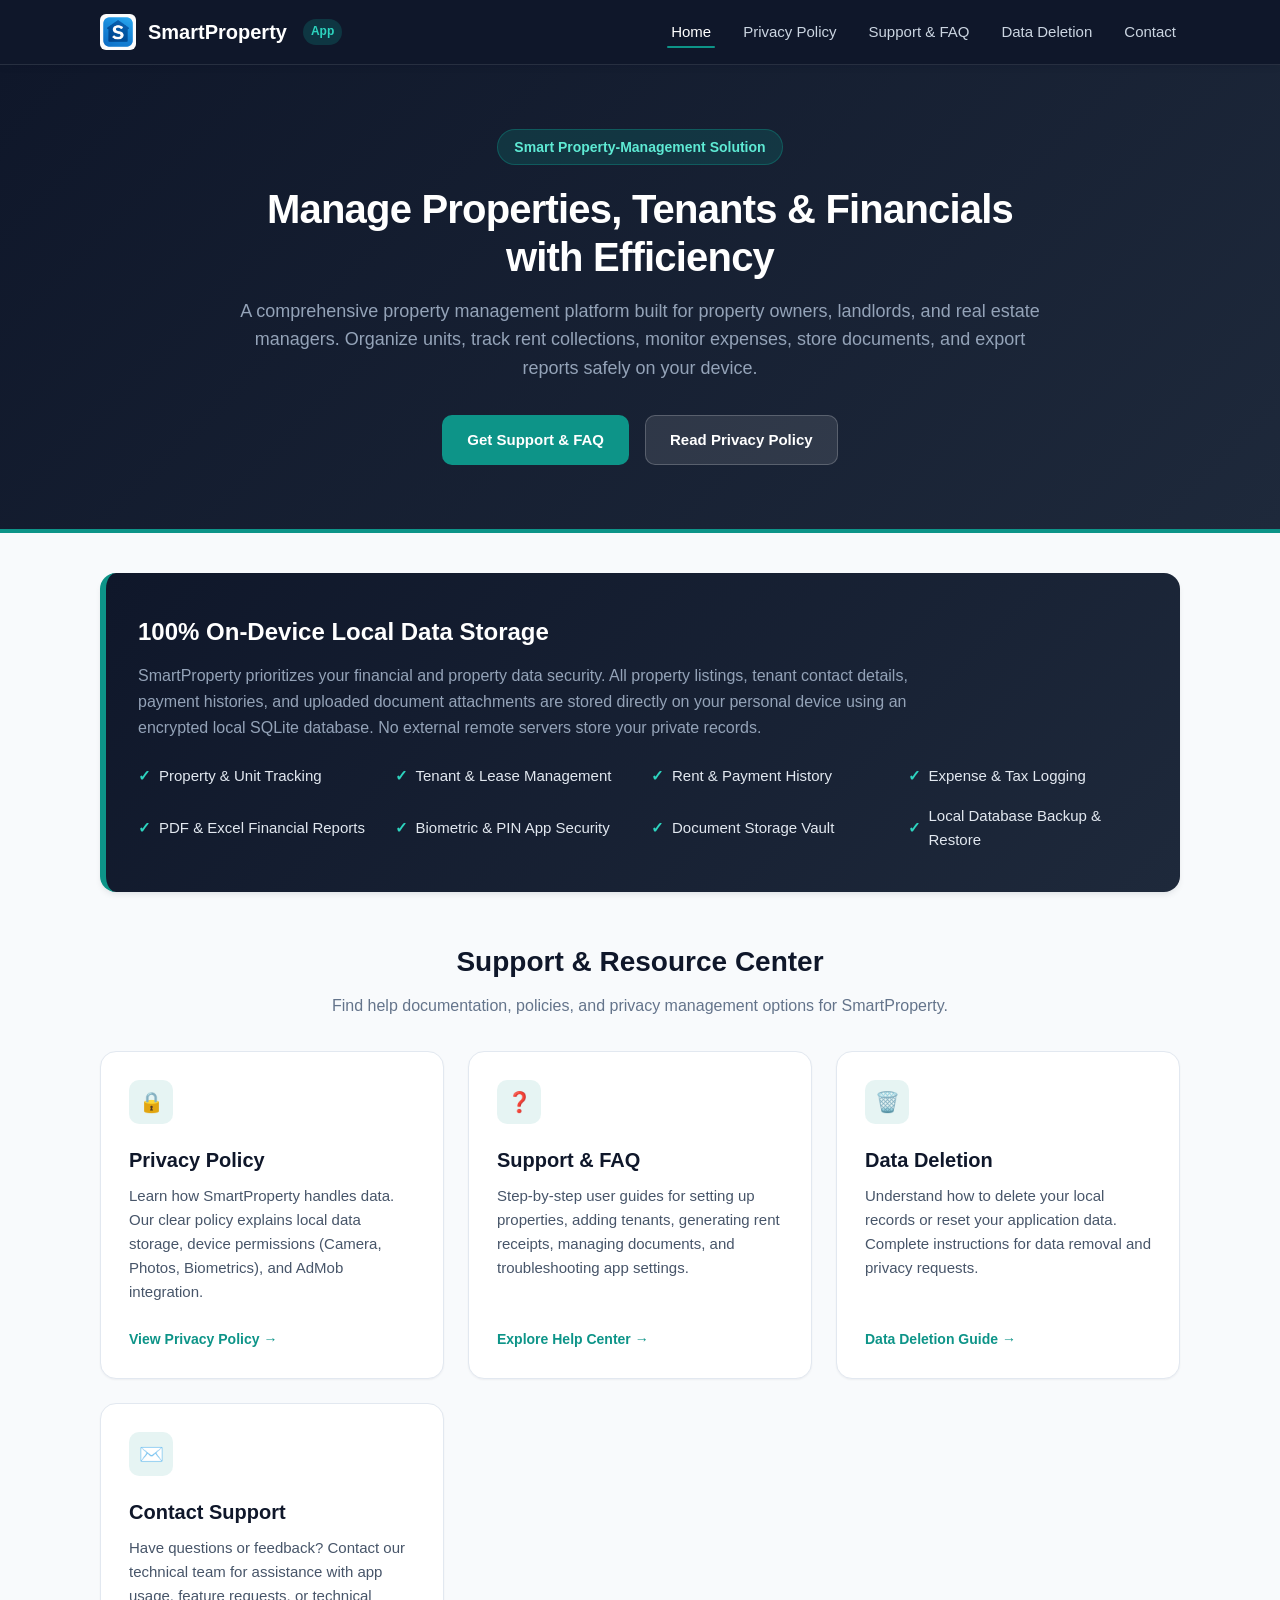
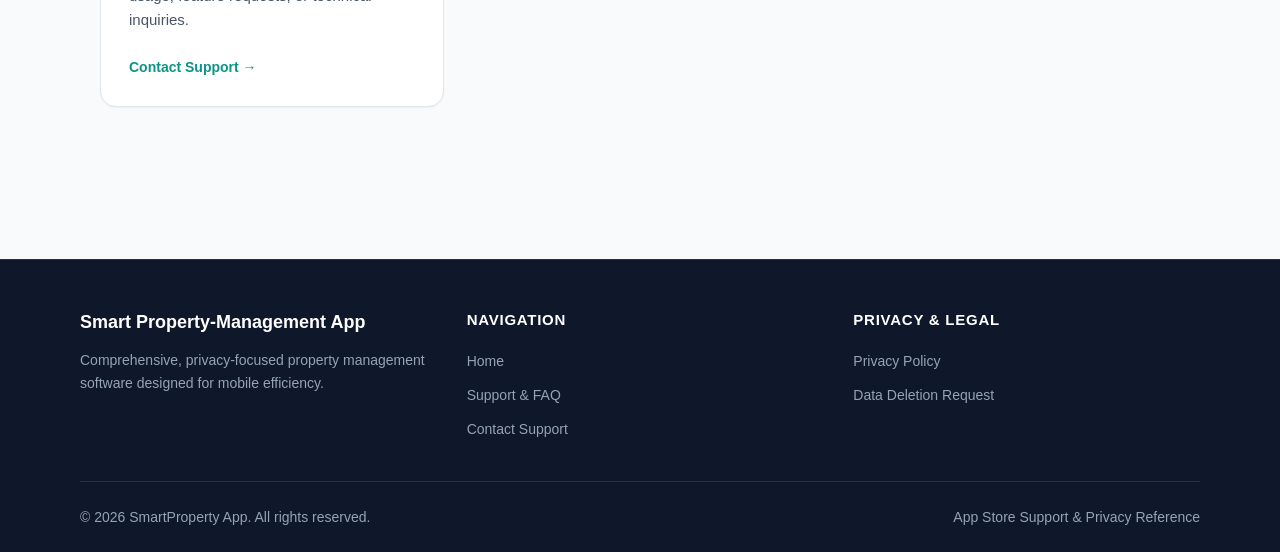
<file: index.html>
<!DOCTYPE html>
<html lang="en">
<head>
  <meta charset="UTF-8">
  <meta name="viewport" content="width=device-width, initial-scale=1.0">
  <title>SmartProperty — Property Management App</title>
  <meta name="description" content="SmartProperty is a professional property management app for managing properties, units, tenants, rent, expenses, documents, tasks and reports.">
  <link rel="stylesheet" href="styles.css">
  <link rel="icon" href="assets/logo.png" type="image/png">
</head>
<body>

  <!-- Site Header -->
  <header class="site-header">
    <div class="header-container">
      <a href="index.html" class="brand-link" aria-label="SmartProperty Home">
        <img src="assets/logo.png" alt="SmartProperty App Logo" class="brand-logo">
        <span>SmartProperty</span>
        <span class="brand-tag">App</span>
      </a>

      <button class="mobile-menu-btn" aria-label="Toggle navigation menu" aria-expanded="false">
        ☰
      </button>

      <nav>
        <ul class="nav-menu">
          <li><a href="index.html" class="nav-link active">Home</a></li>
          <li><a href="privacy-policy.html" class="nav-link">Privacy Policy</a></li>
          <li><a href="support.html" class="nav-link">Support & FAQ</a></li>
          <li><a href="data-deletion.html" class="nav-link">Data Deletion</a></li>
          <li><a href="contact.html" class="nav-link">Contact</a></li>
        </ul>
      </nav>
    </div>
  </header>

  <main>
    <!-- Hero Section -->
    <section class="hero-section">
      <div class="hero-content">
        <span class="hero-badge">Smart Property-Management Solution</span>
        <h1 class="hero-title">Manage Properties, Tenants & Financials with Efficiency</h1>
        <p class="hero-description">
          A comprehensive property management platform built for property owners, landlords, and real estate managers. Organize units, track rent collections, monitor expenses, store documents, and export reports safely on your device.
        </p>
        <div class="hero-actions">
          <a href="support.html" class="btn btn-primary">Get Support & FAQ</a>
          <a href="privacy-policy.html" class="btn btn-secondary">Read Privacy Policy</a>
        </div>
      </div>
    </section>

    <!-- Page Body -->
    <div class="page-container">
      
      <!-- Key Features Showcase -->
      <section class="feature-banner">
        <h3>100% On-Device Local Data Storage</h3>
        <p>
          SmartProperty prioritizes your financial and property data security. All property listings, tenant contact details, payment histories, and uploaded document attachments are stored directly on your personal device using an encrypted local SQLite database. No external remote servers store your private records.
        </p>
        <ul class="feature-list">
          <li class="feature-item">Property & Unit Tracking</li>
          <li class="feature-item">Tenant & Lease Management</li>
          <li class="feature-item">Rent & Payment History</li>
          <li class="feature-item">Expense & Tax Logging</li>
          <li class="feature-item">PDF & Excel Financial Reports</li>
          <li class="feature-item">Biometric & PIN App Security</li>
          <li class="feature-item">Document Storage Vault</li>
          <li class="feature-item">Local Database Backup & Restore</li>
        </ul>
      </section>

      <!-- Section Header -->
      <div class="section-header">
        <h2 class="section-title">Support & Resource Center</h2>
        <p class="section-subtitle">Find help documentation, policies, and privacy management options for SmartProperty.</p>
      </div>

      <!-- Quick Resource Cards -->
      <div class="cards-grid">
        
        <!-- Privacy Policy Card -->
        <article class="card">
          <div class="card-icon">🔒</div>
          <h3 class="card-title">Privacy Policy</h3>
          <p class="card-text">
            Learn how SmartProperty handles data. Our clear policy explains local data storage, device permissions (Camera, Photos, Biometrics), and AdMob integration.
          </p>
          <a href="privacy-policy.html" class="card-link">View Privacy Policy →</a>
        </article>

        <!-- Support & FAQ Card -->
        <article class="card">
          <div class="card-icon">❓</div>
          <h3 class="card-title">Support & FAQ</h3>
          <p class="card-text">
            Step-by-step user guides for setting up properties, adding tenants, generating rent receipts, managing documents, and troubleshooting app settings.
          </p>
          <a href="support.html" class="card-link">Explore Help Center →</a>
        </article>

        <!-- Data Deletion Card -->
        <article class="card">
          <div class="card-icon">🗑️</div>
          <h3 class="card-title">Data Deletion</h3>
          <p class="card-text">
            Understand how to delete your local records or reset your application data. Complete instructions for data removal and privacy requests.
          </p>
          <a href="data-deletion.html" class="card-link">Data Deletion Guide →</a>
        </article>

        <!-- Contact Support Card -->
        <article class="card">
          <div class="card-icon">✉️</div>
          <h3 class="card-title">Contact Support</h3>
          <p class="card-text">
            Have questions or feedback? Contact our technical team for assistance with app usage, feature requests, or technical inquiries.
          </p>
          <a href="contact.html" class="card-link">Contact Support →</a>
        </article>

      </div>

    </div>
  </main>

  <!-- Footer -->
  <footer class="site-footer">
    <div class="footer-container">
      <div class="footer-brand">
        <h4>Smart Property-Management App</h4>
        <p>Comprehensive, privacy-focused property management software designed for mobile efficiency.</p>
      </div>
      <div>
        <h5 class="footer-title">Navigation</h5>
        <ul class="footer-links">
          <li><a href="index.html">Home</a></li>
          <li><a href="support.html">Support & FAQ</a></li>
          <li><a href="contact.html">Contact Support</a></li>
        </ul>
      </div>
      <div>
        <h5 class="footer-title">Privacy & Legal</h5>
        <ul class="footer-links">
          <li><a href="privacy-policy.html">Privacy Policy</a></li>
          <li><a href="data-deletion.html">Data Deletion Request</a></li>
        </ul>
      </div>
    </div>
    <div class="footer-bottom">
      <p>&copy; 2026 SmartProperty App. All rights reserved.</p>
      <p>App Store Support & Privacy Reference</p>
    </div>
  </footer>

  <script src="script.js"></script>
</body>
</html>
</file>
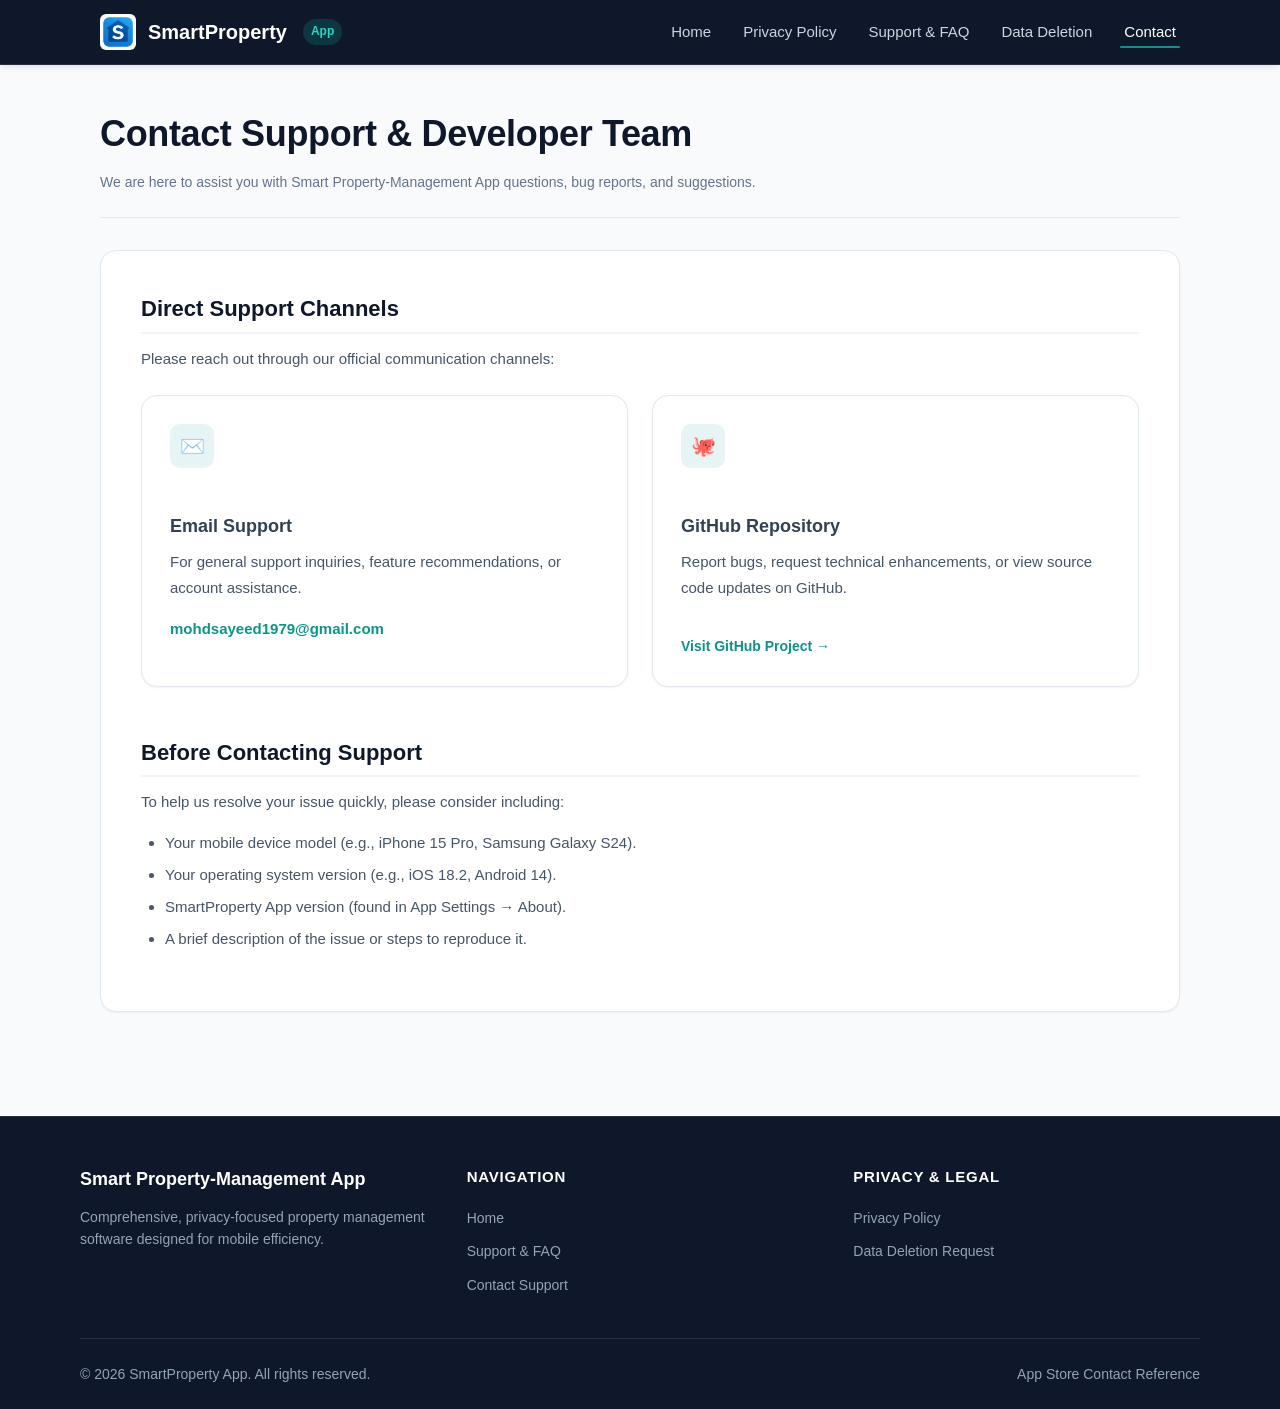
<file: contact.html>
<!DOCTYPE html>
<html lang="en">
<head>
  <meta charset="UTF-8">
  <meta name="viewport" content="width=device-width, initial-scale=1.0">
  <title>Contact Us — SmartProperty</title>
  <meta name="description" content="Contact the Smart Property-Management App developer team for support, feature requests, or privacy inquiries.">
  <link rel="stylesheet" href="styles.css">
  <link rel="icon" href="assets/logo.png" type="image/png">
</head>
<body>

  <!-- Site Header -->
  <header class="site-header">
    <div class="header-container">
      <a href="index.html" class="brand-link" aria-label="SmartProperty Home">
        <img src="assets/logo.png" alt="SmartProperty App Logo" class="brand-logo">
        <span>SmartProperty</span>
        <span class="brand-tag">App</span>
      </a>

      <button class="mobile-menu-btn" aria-label="Toggle navigation menu" aria-expanded="false">
        ☰
      </button>

      <nav>
        <ul class="nav-menu">
          <li><a href="index.html" class="nav-link">Home</a></li>
          <li><a href="privacy-policy.html" class="nav-link">Privacy Policy</a></li>
          <li><a href="support.html" class="nav-link">Support & FAQ</a></li>
          <li><a href="data-deletion.html" class="nav-link">Data Deletion</a></li>
          <li><a href="contact.html" class="nav-link active">Contact</a></li>
        </ul>
      </nav>
    </div>
  </header>

  <main class="page-container">
    
    <header class="article-header">
      <h1 class="article-title">Contact Support & Developer Team</h1>
      <p class="article-meta">
        We are here to assist you with Smart Property-Management App questions, bug reports, and suggestions.
      </p>
    </header>

    <article class="article-body">
      
      <h2>Direct Support Channels</h2>
      <p>
        Please reach out through our official communication channels:
      </p>

      <div class="cards-grid" style="margin-top: 1.5rem;">
        
        <div class="card">
          <div class="card-icon">✉️</div>
          <h3 class="card-title">Email Support</h3>
          <p class="card-text">
            For general support inquiries, feature recommendations, or account assistance.
          </p>
          <p style="font-weight: 600; color: var(--color-primary);">
            <a href="mailto:mohdsayeed1979@gmail.com">mohdsayeed1979@gmail.com</a>
          </p>
        </div>

        <div class="card">
          <div class="card-icon">🐙</div>
          <h3 class="card-title">GitHub Repository</h3>
          <p class="card-text">
            Report bugs, request technical enhancements, or view source code updates on GitHub.
          </p>
          <a href="https://github.com/mohdsayeed1979/Property-Manager" target="_blank" rel="noopener" class="card-link">Visit GitHub Project →</a>
        </div>

      </div>

      <h2>Before Contacting Support</h2>
      <p>
        To help us resolve your issue quickly, please consider including:
      </p>
      <ul>
        <li>Your mobile device model (e.g., iPhone 15 Pro, Samsung Galaxy S24).</li>
        <li>Your operating system version (e.g., iOS 18.2, Android 14).</li>
        <li>SmartProperty App version (found in App Settings → About).</li>
        <li>A brief description of the issue or steps to reproduce it.</li>
      </ul>

    </article>

  </main>

  <!-- Footer -->
  <footer class="site-footer">
    <div class="footer-container">
      <div class="footer-brand">
        <h4>Smart Property-Management App</h4>
        <p>Comprehensive, privacy-focused property management software designed for mobile efficiency.</p>
      </div>
      <div>
        <h5 class="footer-title">Navigation</h5>
        <ul class="footer-links">
          <li><a href="index.html">Home</a></li>
          <li><a href="support.html">Support & FAQ</a></li>
          <li><a href="contact.html">Contact Support</a></li>
        </ul>
      </div>
      <div>
        <h5 class="footer-title">Privacy & Legal</h5>
        <ul class="footer-links">
          <li><a href="privacy-policy.html">Privacy Policy</a></li>
          <li><a href="data-deletion.html">Data Deletion Request</a></li>
        </ul>
      </div>
    </div>
    <div class="footer-bottom">
      <p>&copy; 2026 SmartProperty App. All rights reserved.</p>
      <p>App Store Contact Reference</p>
    </div>
  </footer>

  <script src="script.js"></script>
</body>
</html>
</file>
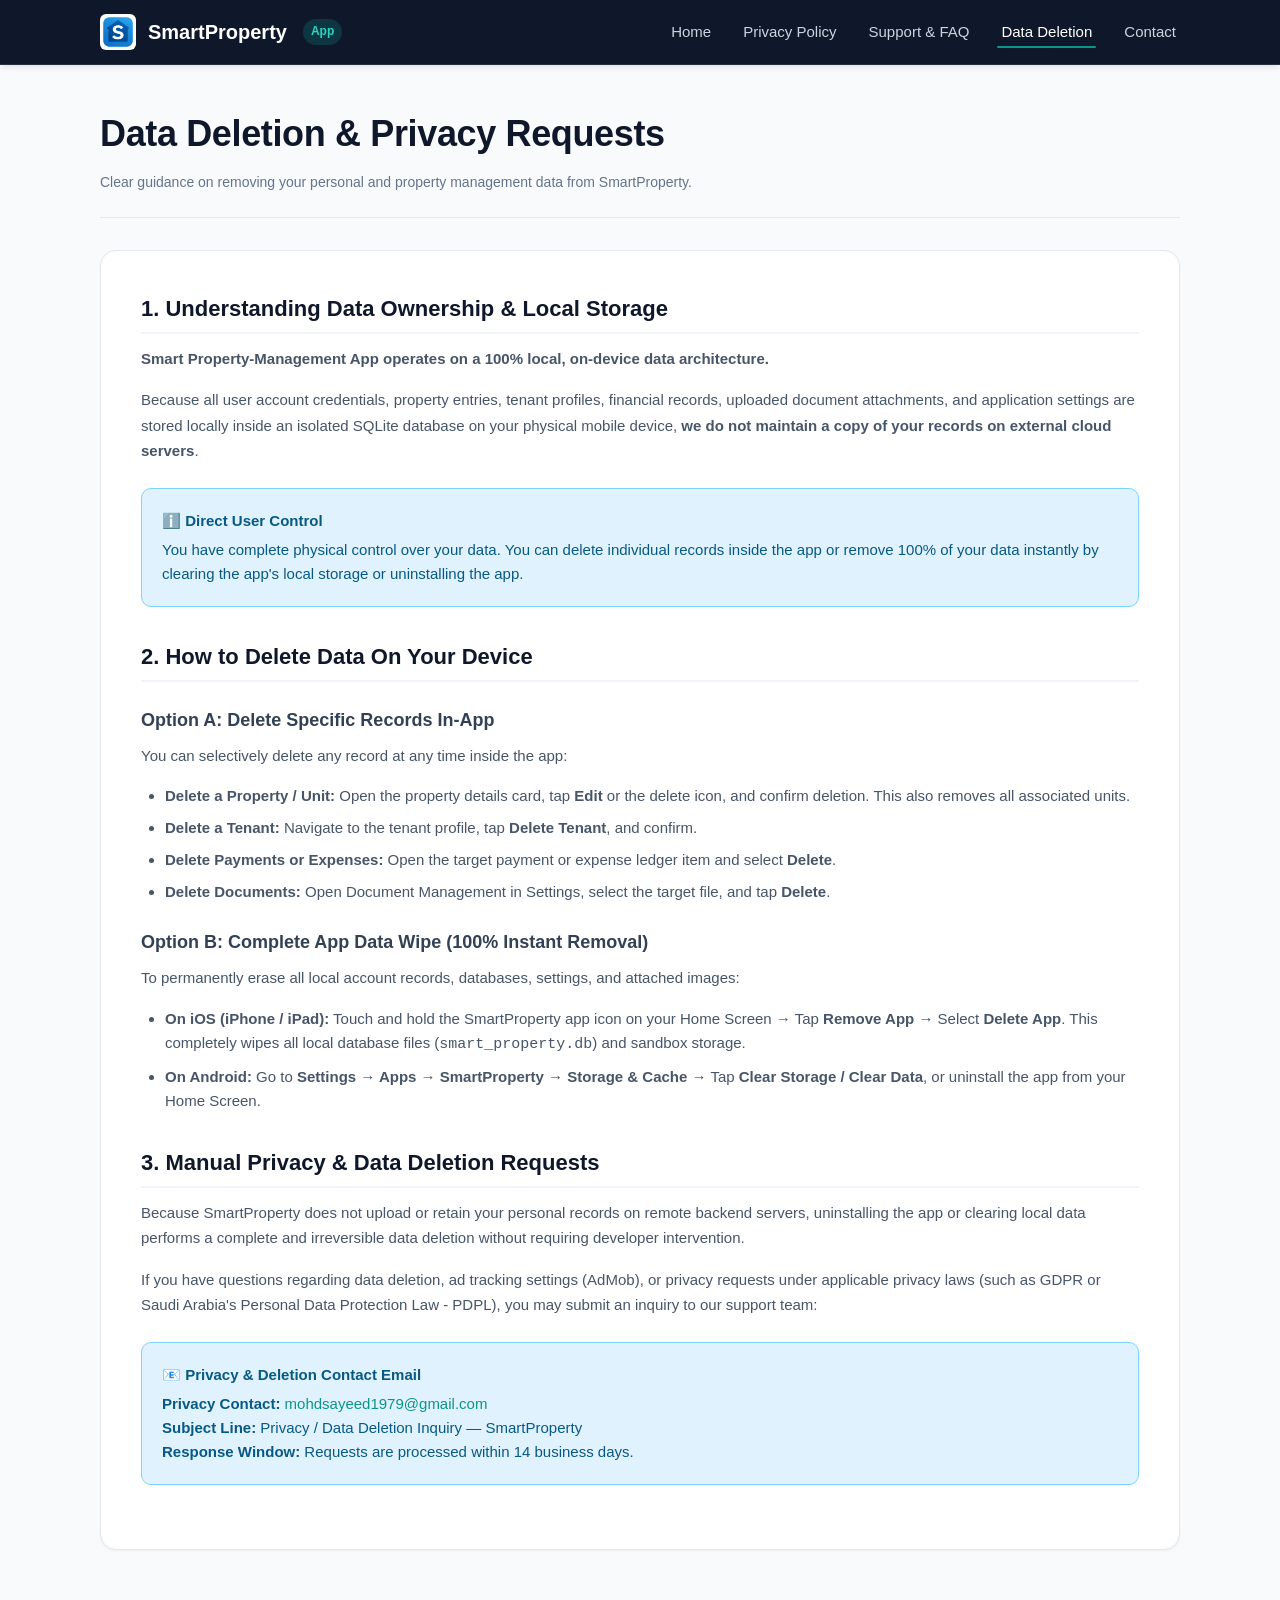
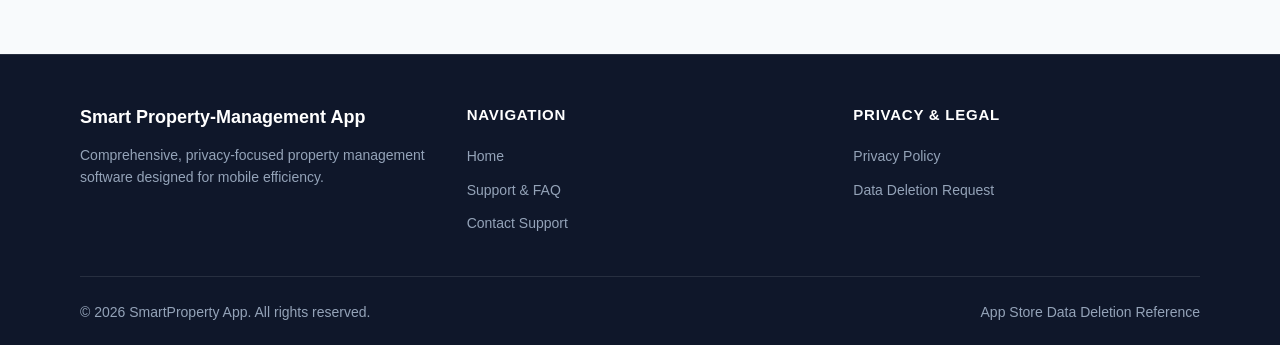
<file: data-deletion.html>
<!DOCTYPE html>
<html lang="en">
<head>
  <meta charset="UTF-8">
  <meta name="viewport" content="width=device-width, initial-scale=1.0">
  <title>Data Deletion Request — SmartProperty</title>
  <meta name="description" content="Data deletion instructions for Smart Property-Management App. Learn how to clear your local database, remove individual records, or request account assistance.">
  <link rel="stylesheet" href="styles.css">
  <link rel="icon" href="assets/logo.png" type="image/png">
</head>
<body>

  <!-- Site Header -->
  <header class="site-header">
    <div class="header-container">
      <a href="index.html" class="brand-link" aria-label="SmartProperty Home">
        <img src="assets/logo.png" alt="SmartProperty App Logo" class="brand-logo">
        <span>SmartProperty</span>
        <span class="brand-tag">App</span>
      </a>

      <button class="mobile-menu-btn" aria-label="Toggle navigation menu" aria-expanded="false">
        ☰
      </button>

      <nav>
        <ul class="nav-menu">
          <li><a href="index.html" class="nav-link">Home</a></li>
          <li><a href="privacy-policy.html" class="nav-link">Privacy Policy</a></li>
          <li><a href="support.html" class="nav-link">Support & FAQ</a></li>
          <li><a href="data-deletion.html" class="nav-link active">Data Deletion</a></li>
          <li><a href="contact.html" class="nav-link">Contact</a></li>
        </ul>
      </nav>
    </div>
  </header>

  <main class="page-container">
    
    <header class="article-header">
      <h1 class="article-title">Data Deletion & Privacy Requests</h1>
      <p class="article-meta">
        Clear guidance on removing your personal and property management data from SmartProperty.
      </p>
    </header>

    <article class="article-body">
      
      <h2>1. Understanding Data Ownership & Local Storage</h2>
      <p>
        <strong>Smart Property-Management App operates on a 100% local, on-device data architecture.</strong>
      </p>
      <p>
        Because all user account credentials, property entries, tenant profiles, financial records, uploaded document attachments, and application settings are stored locally inside an isolated SQLite database on your physical mobile device, <strong>we do not maintain a copy of your records on external cloud servers</strong>.
      </p>

      <div class="alert alert-info">
        <div class="alert-title">ℹ️ Direct User Control</div>
        You have complete physical control over your data. You can delete individual records inside the app or remove 100% of your data instantly by clearing the app's local storage or uninstalling the app.
      </div>

      <h2>2. How to Delete Data On Your Device</h2>
      
      <h3>Option A: Delete Specific Records In-App</h3>
      <p>
        You can selectively delete any record at any time inside the app:
      </p>
      <ul>
        <li><strong>Delete a Property / Unit:</strong> Open the property details card, tap <strong>Edit</strong> or the delete icon, and confirm deletion. This also removes all associated units.</li>
        <li><strong>Delete a Tenant:</strong> Navigate to the tenant profile, tap <strong>Delete Tenant</strong>, and confirm.</li>
        <li><strong>Delete Payments or Expenses:</strong> Open the target payment or expense ledger item and select <strong>Delete</strong>.</li>
        <li><strong>Delete Documents:</strong> Open Document Management in Settings, select the target file, and tap <strong>Delete</strong>.</li>
      </ul>

      <h3>Option B: Complete App Data Wipe (100% Instant Removal)</h3>
      <p>
        To permanently erase all local account records, databases, settings, and attached images:
      </p>
      <ul>
        <li><strong>On iOS (iPhone / iPad):</strong> Touch and hold the SmartProperty app icon on your Home Screen → Tap <strong>Remove App</strong> → Select <strong>Delete App</strong>. This completely wipes all local database files (<code>smart_property.db</code>) and sandbox storage.</li>
        <li><strong>On Android:</strong> Go to <strong>Settings → Apps → SmartProperty → Storage & Cache</strong> → Tap <strong>Clear Storage / Clear Data</strong>, or uninstall the app from your Home Screen.</li>
      </ul>

      <h2>3. Manual Privacy & Data Deletion Requests</h2>
      <p>
        Because SmartProperty does not upload or retain your personal records on remote backend servers, uninstalling the app or clearing local data performs a complete and irreversible data deletion without requiring developer intervention.
      </p>
      <p>
        If you have questions regarding data deletion, ad tracking settings (AdMob), or privacy requests under applicable privacy laws (such as GDPR or Saudi Arabia's Personal Data Protection Law - PDPL), you may submit an inquiry to our support team:
      </p>

      <div class="alert alert-info">
        <div class="alert-title">📧 Privacy & Deletion Contact Email</div>
        <strong>Privacy Contact:</strong> <a href="mailto:mohdsayeed1979@gmail.com">mohdsayeed1979@gmail.com</a><br>
        <strong>Subject Line:</strong> Privacy / Data Deletion Inquiry — SmartProperty<br>
        <strong>Response Window:</strong> Requests are processed within 14 business days.
      </div>

    </article>

  </main>

  <!-- Footer -->
  <footer class="site-footer">
    <div class="footer-container">
      <div class="footer-brand">
        <h4>Smart Property-Management App</h4>
        <p>Comprehensive, privacy-focused property management software designed for mobile efficiency.</p>
      </div>
      <div>
        <h5 class="footer-title">Navigation</h5>
        <ul class="footer-links">
          <li><a href="index.html">Home</a></li>
          <li><a href="support.html">Support & FAQ</a></li>
          <li><a href="contact.html">Contact Support</a></li>
        </ul>
      </div>
      <div>
        <h5 class="footer-title">Privacy & Legal</h5>
        <ul class="footer-links">
          <li><a href="privacy-policy.html">Privacy Policy</a></li>
          <li><a href="data-deletion.html">Data Deletion Request</a></li>
        </ul>
      </div>
    </div>
    <div class="footer-bottom">
      <p>&copy; 2026 SmartProperty App. All rights reserved.</p>
      <p>App Store Data Deletion Reference</p>
    </div>
  </footer>

  <script src="script.js"></script>
</body>
</html>
</file>
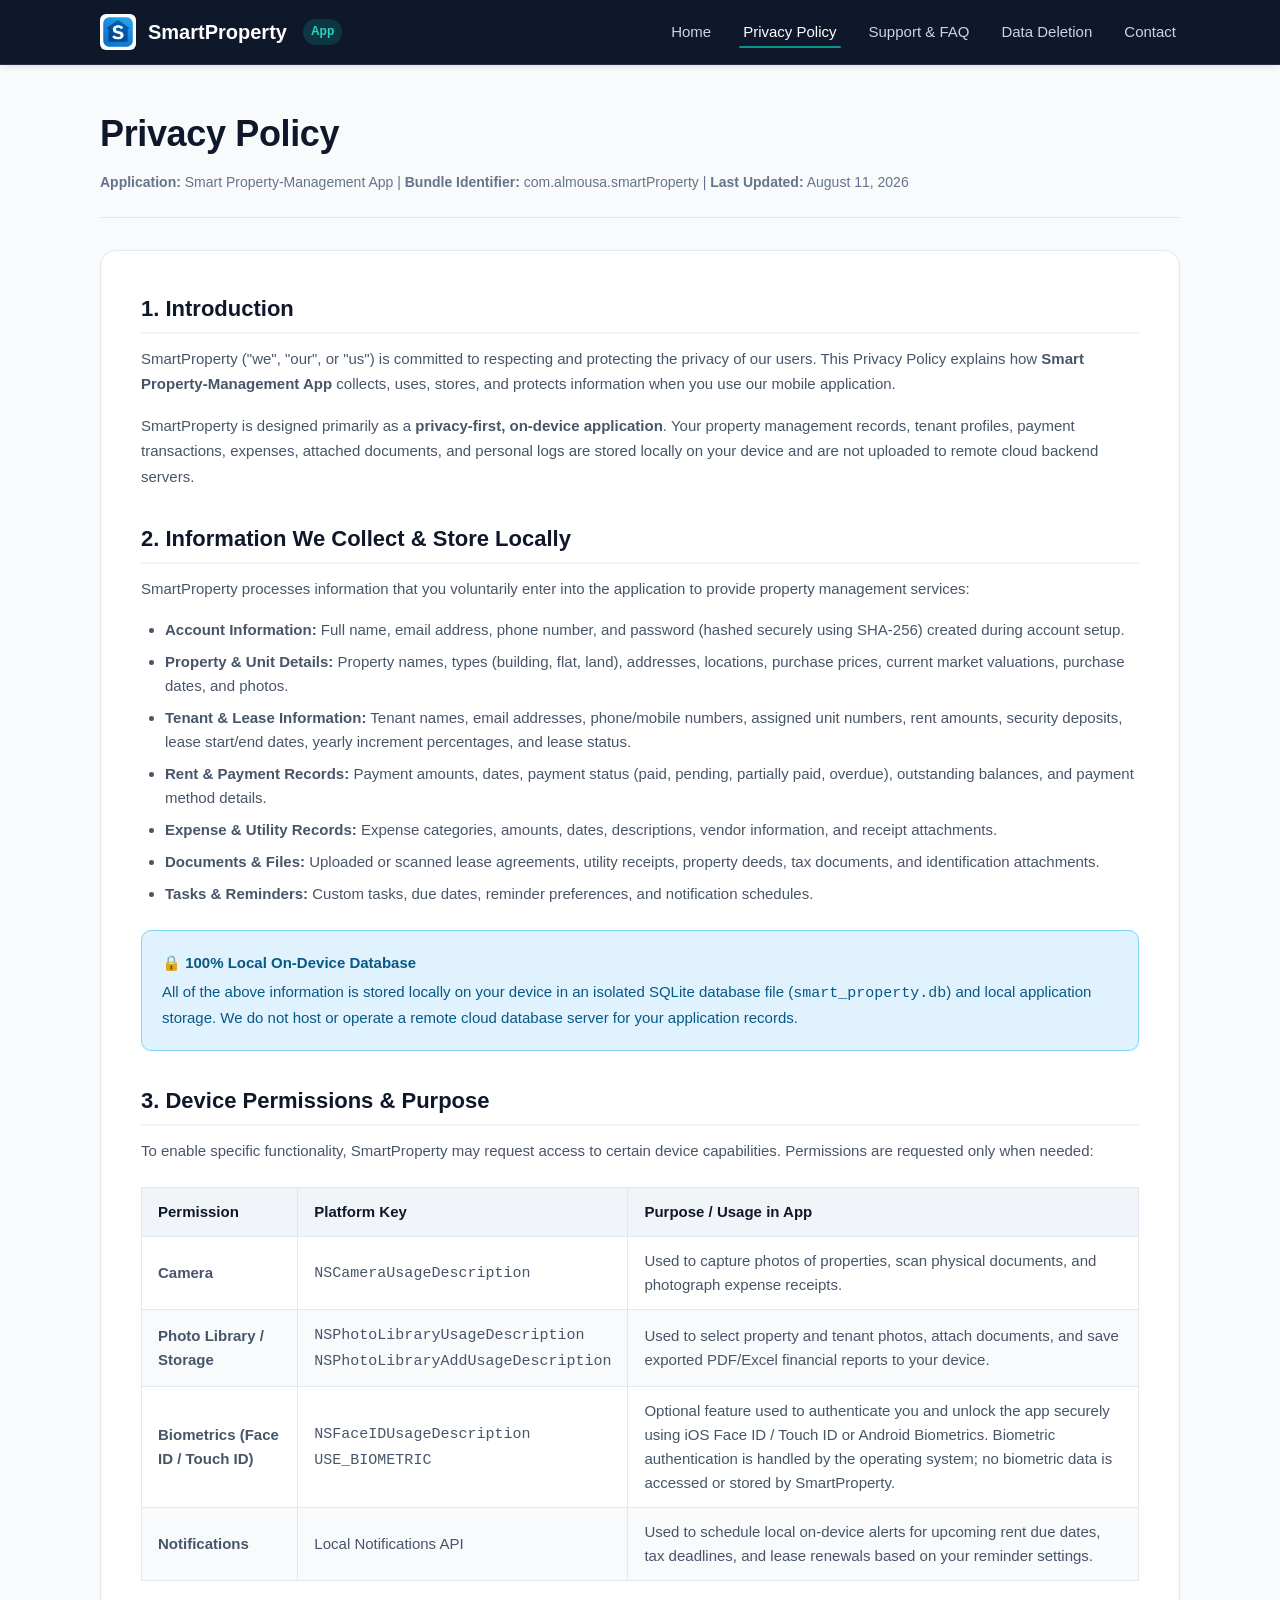
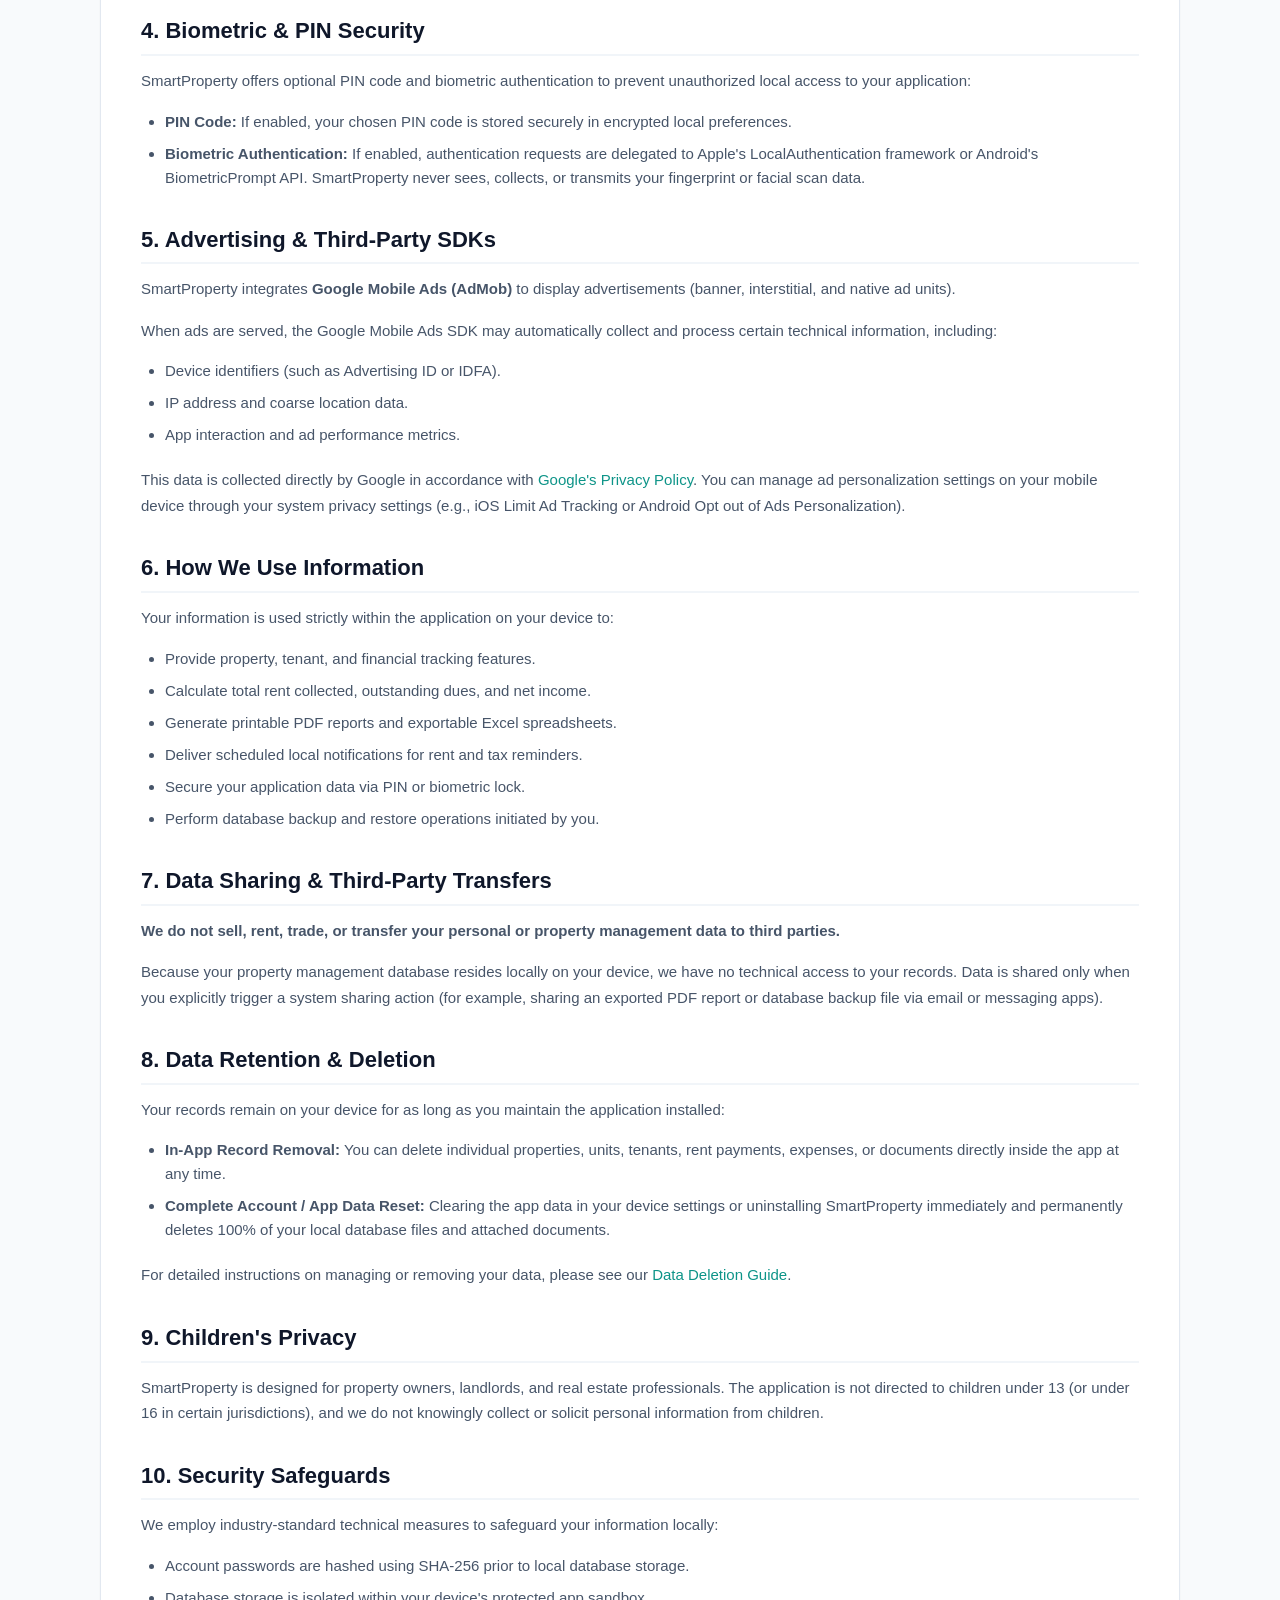
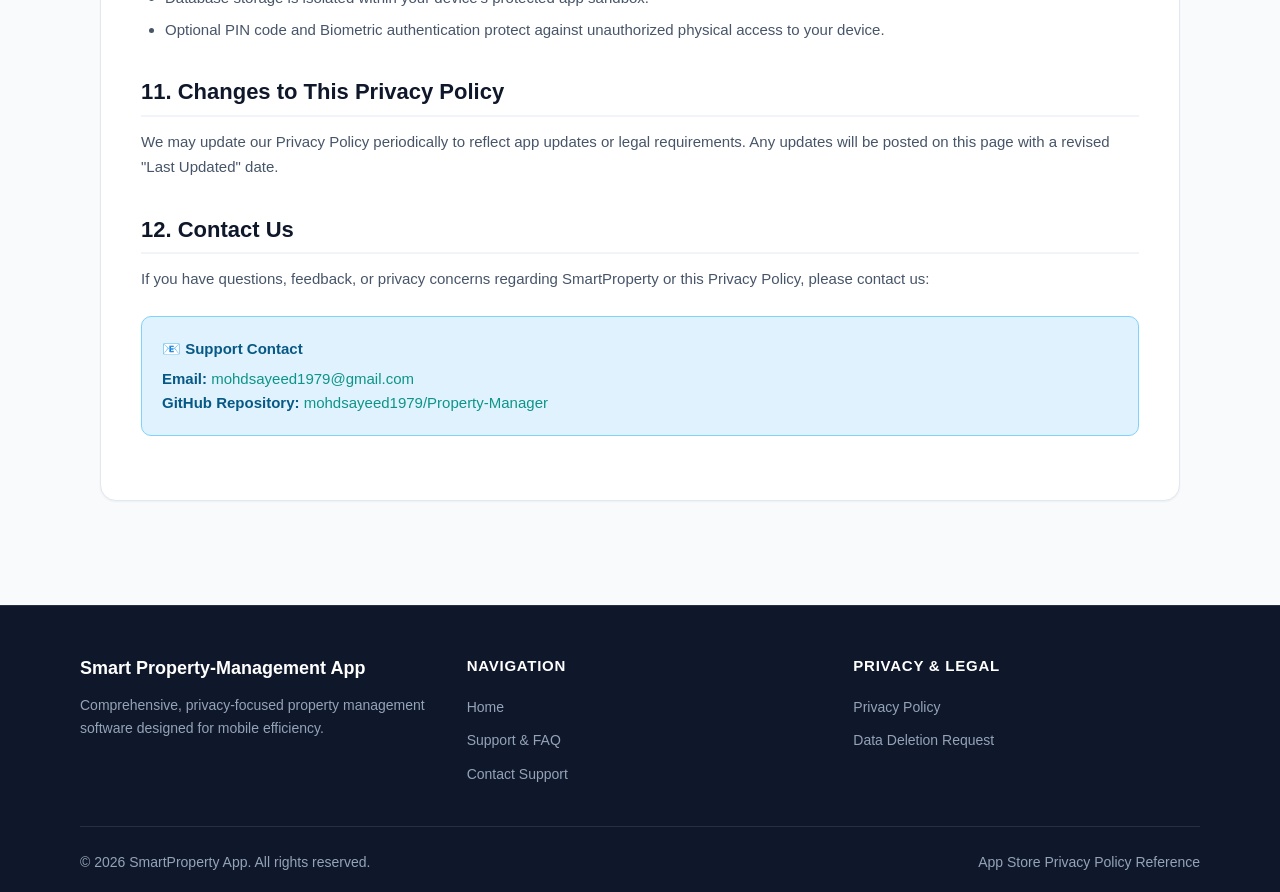
<file: privacy-policy.html>
<!DOCTYPE html>
<html lang="en">
<head>
  <meta charset="UTF-8">
  <meta name="viewport" content="width=device-width, initial-scale=1.0">
  <title>Privacy Policy — SmartProperty</title>
  <meta name="description" content="Official Privacy Policy for Smart Property-Management App. Learn about on-device local storage, permissions, AdMob advertising, and data protection.">
  <link rel="stylesheet" href="styles.css">
  <link rel="icon" href="assets/logo.png" type="image/png">
</head>
<body>

  <!-- Site Header -->
  <header class="site-header">
    <div class="header-container">
      <a href="index.html" class="brand-link" aria-label="SmartProperty Home">
        <img src="assets/logo.png" alt="SmartProperty App Logo" class="brand-logo">
        <span>SmartProperty</span>
        <span class="brand-tag">App</span>
      </a>

      <button class="mobile-menu-btn" aria-label="Toggle navigation menu" aria-expanded="false">
        ☰
      </button>

      <nav>
        <ul class="nav-menu">
          <li><a href="index.html" class="nav-link">Home</a></li>
          <li><a href="privacy-policy.html" class="nav-link active">Privacy Policy</a></li>
          <li><a href="support.html" class="nav-link">Support & FAQ</a></li>
          <li><a href="data-deletion.html" class="nav-link">Data Deletion</a></li>
          <li><a href="contact.html" class="nav-link">Contact</a></li>
        </ul>
      </nav>
    </div>
  </header>

  <main class="page-container">
    
    <header class="article-header">
      <h1 class="article-title">Privacy Policy</h1>
      <p class="article-meta">
        <strong>Application:</strong> Smart Property-Management App | 
        <strong>Bundle Identifier:</strong> com.almousa.smartProperty | 
        <strong>Last Updated:</strong> August 11, 2026
      </p>
    </header>

    <article class="article-body">
      
      <h2>1. Introduction</h2>
      <p>
        SmartProperty ("we", "our", or "us") is committed to respecting and protecting the privacy of our users. This Privacy Policy explains how <strong>Smart Property-Management App</strong> collects, uses, stores, and protects information when you use our mobile application.
      </p>
      <p>
        SmartProperty is designed primarily as a <strong>privacy-first, on-device application</strong>. Your property management records, tenant profiles, payment transactions, expenses, attached documents, and personal logs are stored locally on your device and are not uploaded to remote cloud backend servers.
      </p>

      <h2>2. Information We Collect & Store Locally</h2>
      <p>
        SmartProperty processes information that you voluntarily enter into the application to provide property management services:
      </p>
      <ul>
        <li><strong>Account Information:</strong> Full name, email address, phone number, and password (hashed securely using SHA-256) created during account setup.</li>
        <li><strong>Property & Unit Details:</strong> Property names, types (building, flat, land), addresses, locations, purchase prices, current market valuations, purchase dates, and photos.</li>
        <li><strong>Tenant & Lease Information:</strong> Tenant names, email addresses, phone/mobile numbers, assigned unit numbers, rent amounts, security deposits, lease start/end dates, yearly increment percentages, and lease status.</li>
        <li><strong>Rent & Payment Records:</strong> Payment amounts, dates, payment status (paid, pending, partially paid, overdue), outstanding balances, and payment method details.</li>
        <li><strong>Expense & Utility Records:</strong> Expense categories, amounts, dates, descriptions, vendor information, and receipt attachments.</li>
        <li><strong>Documents & Files:</strong> Uploaded or scanned lease agreements, utility receipts, property deeds, tax documents, and identification attachments.</li>
        <li><strong>Tasks & Reminders:</strong> Custom tasks, due dates, reminder preferences, and notification schedules.</li>
      </ul>

      <div class="alert alert-info">
        <div class="alert-title">🔒 100% Local On-Device Database</div>
        All of the above information is stored locally on your device in an isolated SQLite database file (<code>smart_property.db</code>) and local application storage. We do not host or operate a remote cloud database server for your application records.
      </div>

      <h2>3. Device Permissions & Purpose</h2>
      <p>
        To enable specific functionality, SmartProperty may request access to certain device capabilities. Permissions are requested only when needed:
      </p>
      
      <div class="table-wrapper">
        <table class="data-table">
          <thead>
            <tr>
              <th>Permission</th>
              <th>Platform Key</th>
              <th>Purpose / Usage in App</th>
            </tr>
          </thead>
          <tbody>
            <tr>
              <td><strong>Camera</strong></td>
              <td><code>NSCameraUsageDescription</code></td>
              <td>Used to capture photos of properties, scan physical documents, and photograph expense receipts.</td>
            </tr>
            <tr>
              <td><strong>Photo Library / Storage</strong></td>
              <td><code>NSPhotoLibraryUsageDescription</code><br><code>NSPhotoLibraryAddUsageDescription</code></td>
              <td>Used to select property and tenant photos, attach documents, and save exported PDF/Excel financial reports to your device.</td>
            </tr>
            <tr>
              <td><strong>Biometrics (Face ID / Touch ID)</strong></td>
              <td><code>NSFaceIDUsageDescription</code><br><code>USE_BIOMETRIC</code></td>
              <td>Optional feature used to authenticate you and unlock the app securely using iOS Face ID / Touch ID or Android Biometrics. Biometric authentication is handled by the operating system; no biometric data is accessed or stored by SmartProperty.</td>
            </tr>
            <tr>
              <td><strong>Notifications</strong></td>
              <td>Local Notifications API</td>
              <td>Used to schedule local on-device alerts for upcoming rent due dates, tax deadlines, and lease renewals based on your reminder settings.</td>
            </tr>
          </tbody>
        </table>
      </div>

      <h2>4. Biometric & PIN Security</h2>
      <p>
        SmartProperty offers optional PIN code and biometric authentication to prevent unauthorized local access to your application:
      </p>
      <ul>
        <li><strong>PIN Code:</strong> If enabled, your chosen PIN code is stored securely in encrypted local preferences.</li>
        <li><strong>Biometric Authentication:</strong> If enabled, authentication requests are delegated to Apple's LocalAuthentication framework or Android's BiometricPrompt API. SmartProperty never sees, collects, or transmits your fingerprint or facial scan data.</li>
      </ul>

      <h2>5. Advertising & Third-Party SDKs</h2>
      <p>
        SmartProperty integrates <strong>Google Mobile Ads (AdMob)</strong> to display advertisements (banner, interstitial, and native ad units).
      </p>
      <p>
        When ads are served, the Google Mobile Ads SDK may automatically collect and process certain technical information, including:
      </p>
      <ul>
        <li>Device identifiers (such as Advertising ID or IDFA).</li>
        <li>IP address and coarse location data.</li>
        <li>App interaction and ad performance metrics.</li>
      </ul>
      <p>
        This data is collected directly by Google in accordance with <a href="https://policies.google.com/privacy" target="_blank" rel="noopener">Google's Privacy Policy</a>. You can manage ad personalization settings on your mobile device through your system privacy settings (e.g., iOS Limit Ad Tracking or Android Opt out of Ads Personalization).
      </p>

      <h2>6. How We Use Information</h2>
      <p>
        Your information is used strictly within the application on your device to:
      </p>
      <ul>
        <li>Provide property, tenant, and financial tracking features.</li>
        <li>Calculate total rent collected, outstanding dues, and net income.</li>
        <li>Generate printable PDF reports and exportable Excel spreadsheets.</li>
        <li>Deliver scheduled local notifications for rent and tax reminders.</li>
        <li>Secure your application data via PIN or biometric lock.</li>
        <li>Perform database backup and restore operations initiated by you.</li>
      </ul>

      <h2>7. Data Sharing & Third-Party Transfers</h2>
      <p>
        <strong>We do not sell, rent, trade, or transfer your personal or property management data to third parties.</strong>
      </p>
      <p>
        Because your property management database resides locally on your device, we have no technical access to your records. Data is shared only when you explicitly trigger a system sharing action (for example, sharing an exported PDF report or database backup file via email or messaging apps).
      </p>

      <h2>8. Data Retention & Deletion</h2>
      <p>
        Your records remain on your device for as long as you maintain the application installed:
      </p>
      <ul>
        <li><strong>In-App Record Removal:</strong> You can delete individual properties, units, tenants, rent payments, expenses, or documents directly inside the app at any time.</li>
        <li><strong>Complete Account / App Data Reset:</strong> Clearing the app data in your device settings or uninstalling SmartProperty immediately and permanently deletes 100% of your local database files and attached documents.</li>
      </ul>
      <p>
        For detailed instructions on managing or removing your data, please see our <a href="data-deletion.html">Data Deletion Guide</a>.
      </p>

      <h2>9. Children's Privacy</h2>
      <p>
        SmartProperty is designed for property owners, landlords, and real estate professionals. The application is not directed to children under 13 (or under 16 in certain jurisdictions), and we do not knowingly collect or solicit personal information from children.
      </p>

      <h2>10. Security Safeguards</h2>
      <p>
        We employ industry-standard technical measures to safeguard your information locally:
      </p>
      <ul>
        <li>Account passwords are hashed using SHA-256 prior to local database storage.</li>
        <li>Database storage is isolated within your device's protected app sandbox.</li>
        <li>Optional PIN code and Biometric authentication protect against unauthorized physical access to your device.</li>
      </ul>

      <h2>11. Changes to This Privacy Policy</h2>
      <p>
        We may update our Privacy Policy periodically to reflect app updates or legal requirements. Any updates will be posted on this page with a revised "Last Updated" date.
      </p>

      <h2>12. Contact Us</h2>
      <p>
        If you have questions, feedback, or privacy concerns regarding SmartProperty or this Privacy Policy, please contact us:
      </p>
      <div class="alert alert-info">
        <div class="alert-title">📧 Support Contact</div>
        <strong>Email:</strong> <a href="mailto:mohdsayeed1979@gmail.com">mohdsayeed1979@gmail.com</a><br>
        <strong>GitHub Repository:</strong> <a href="https://github.com/mohdsayeed1979/Property-Manager" target="_blank" rel="noopener">mohdsayeed1979/Property-Manager</a>
      </div>

    </article>

  </main>

  <!-- Footer -->
  <footer class="site-footer">
    <div class="footer-container">
      <div class="footer-brand">
        <h4>Smart Property-Management App</h4>
        <p>Comprehensive, privacy-focused property management software designed for mobile efficiency.</p>
      </div>
      <div>
        <h5 class="footer-title">Navigation</h5>
        <ul class="footer-links">
          <li><a href="index.html">Home</a></li>
          <li><a href="support.html">Support & FAQ</a></li>
          <li><a href="contact.html">Contact Support</a></li>
        </ul>
      </div>
      <div>
        <h5 class="footer-title">Privacy & Legal</h5>
        <ul class="footer-links">
          <li><a href="privacy-policy.html">Privacy Policy</a></li>
          <li><a href="data-deletion.html">Data Deletion Request</a></li>
        </ul>
      </div>
    </div>
    <div class="footer-bottom">
      <p>&copy; 2026 SmartProperty App. All rights reserved.</p>
      <p>App Store Privacy Policy Reference</p>
    </div>
  </footer>

  <script src="script.js"></script>
</body>
</html>
</file>
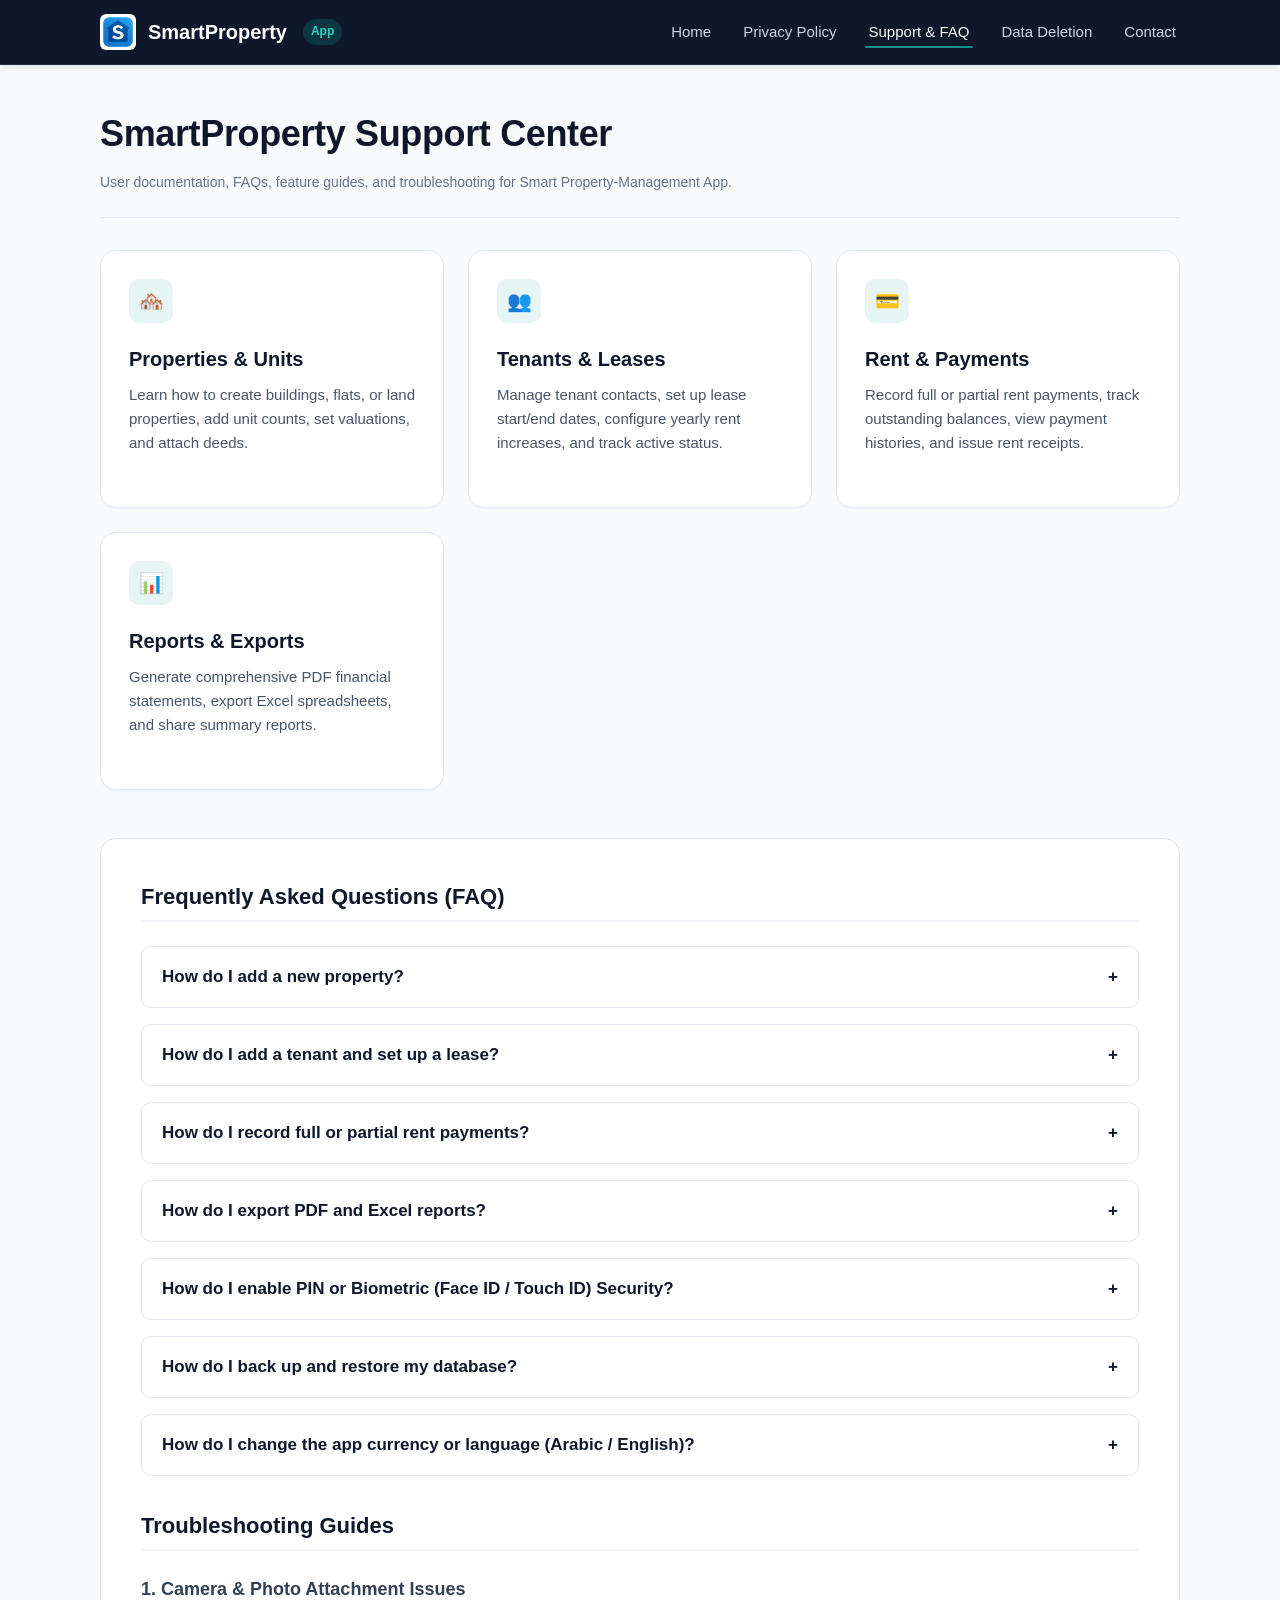
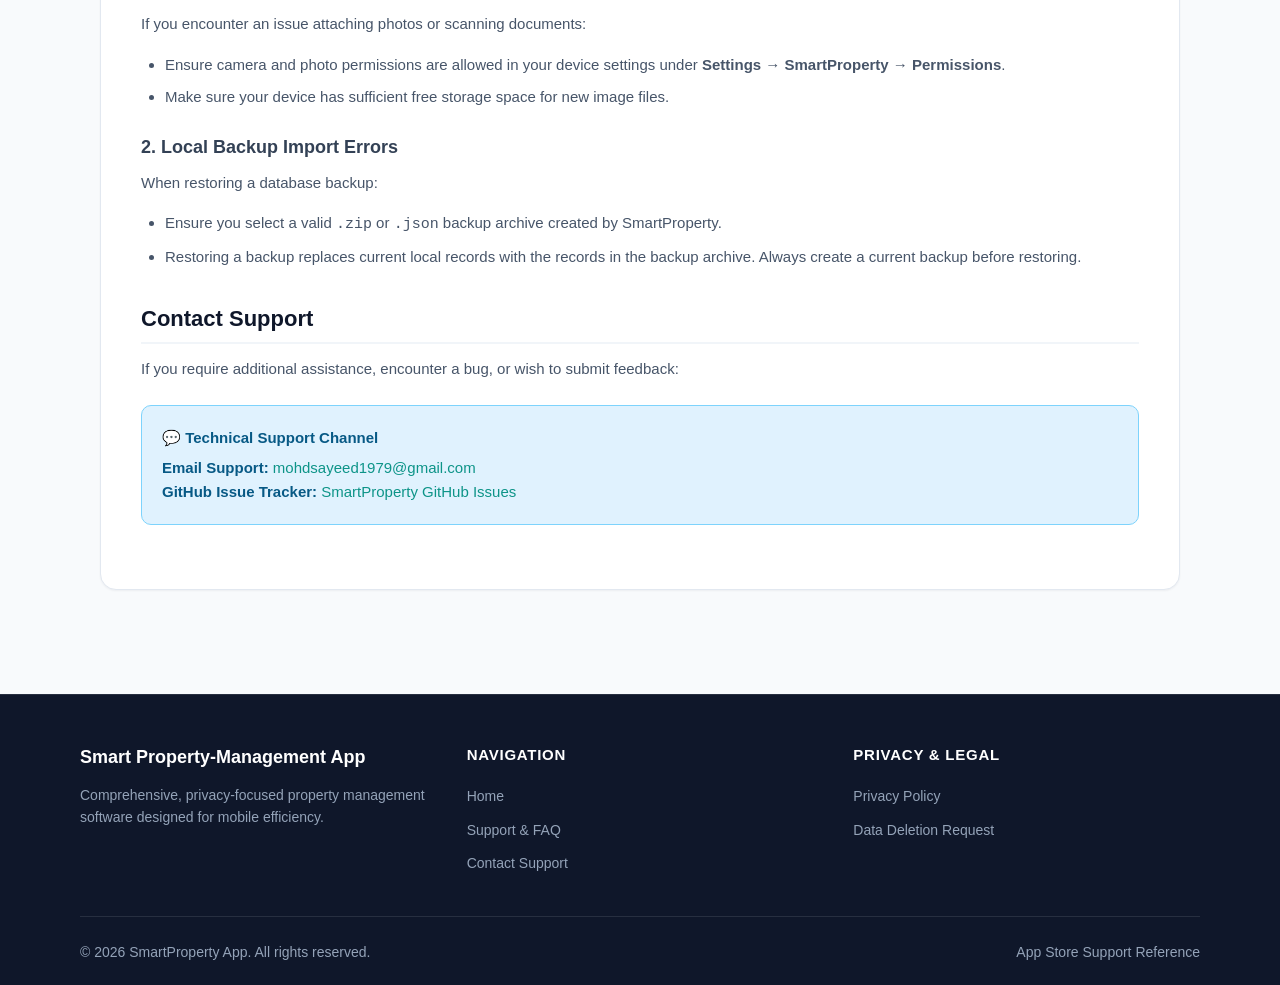
<file: support.html>
<!DOCTYPE html>
<html lang="en">
<head>
  <meta charset="UTF-8">
  <meta name="viewport" content="width=device-width, initial-scale=1.0">
  <title>Support & Help Center — SmartProperty</title>
  <meta name="description" content="Official Support and Help Center for Smart Property-Management App. User guides, FAQs, troubleshooting, and feature documentation.">
  <link rel="stylesheet" href="styles.css">
  <link rel="icon" href="assets/logo.png" type="image/png">
</head>
<body>

  <!-- Site Header -->
  <header class="site-header">
    <div class="header-container">
      <a href="index.html" class="brand-link" aria-label="SmartProperty Home">
        <img src="assets/logo.png" alt="SmartProperty App Logo" class="brand-logo">
        <span>SmartProperty</span>
        <span class="brand-tag">App</span>
      </a>

      <button class="mobile-menu-btn" aria-label="Toggle navigation menu" aria-expanded="false">
        ☰
      </button>

      <nav>
        <ul class="nav-menu">
          <li><a href="index.html" class="nav-link">Home</a></li>
          <li><a href="privacy-policy.html" class="nav-link">Privacy Policy</a></li>
          <li><a href="support.html" class="nav-link active">Support & FAQ</a></li>
          <li><a href="data-deletion.html" class="nav-link">Data Deletion</a></li>
          <li><a href="contact.html" class="nav-link">Contact</a></li>
        </ul>
      </nav>
    </div>
  </header>

  <main class="page-container">
    
    <header class="article-header">
      <h1 class="article-title">SmartProperty Support Center</h1>
      <p class="article-meta">
        User documentation, FAQs, feature guides, and troubleshooting for Smart Property-Management App.
      </p>
    </header>

    <!-- Quick Navigation Topics -->
    <div class="cards-grid">
      <div class="card">
        <div class="card-icon">🏘️</div>
        <h3 class="card-title">Properties & Units</h3>
        <p class="card-text">Learn how to create buildings, flats, or land properties, add unit counts, set valuations, and attach deeds.</p>
      </div>
      <div class="card">
        <div class="card-icon">👥</div>
        <h3 class="card-title">Tenants & Leases</h3>
        <p class="card-text">Manage tenant contacts, set up lease start/end dates, configure yearly rent increases, and track active status.</p>
      </div>
      <div class="card">
        <div class="card-icon">💳</div>
        <h3 class="card-title">Rent & Payments</h3>
        <p class="card-text">Record full or partial rent payments, track outstanding balances, view payment histories, and issue rent receipts.</p>
      </div>
      <div class="card">
        <div class="card-icon">📊</div>
        <h3 class="card-title">Reports & Exports</h3>
        <p class="card-text">Generate comprehensive PDF financial statements, export Excel spreadsheets, and share summary reports.</p>
      </div>
    </div>

    <article class="article-body">
      
      <h2>Frequently Asked Questions (FAQ)</h2>
      
      <div class="faq-accordion">
        
        <div class="faq-item">
          <button class="faq-question">
            <span>How do I add a new property?</span>
            <span class="faq-icon">+</span>
          </button>
          <div class="faq-answer">
            Navigate to the <strong>Properties</strong> tab and tap the floating <strong>+</strong> button. Enter the property details such as name, property type (Building, Flat, or Land), location address, purchase price, and current market value. You can also upload photos and attach property deeds before saving.
          </div>
        </div>

        <div class="faq-item">
          <button class="faq-question">
            <span>How do I add a tenant and set up a lease?</span>
            <span class="faq-icon">+</span>
          </button>
          <div class="faq-answer">
            Open the <strong>Tenants</strong> tab and tap <strong>Add Tenant</strong>. Select the property and unit number, enter the tenant's name, phone number, and email. Input the monthly rent amount, advance payment, and mandatory lease start and end dates. Save the tenant to start tracking rent dockets.
          </div>
        </div>

        <div class="faq-item">
          <button class="faq-question">
            <span>How do I record full or partial rent payments?</span>
            <span class="faq-icon">+</span>
          </button>
          <div class="faq-answer">
            Select a tenant profile or go to the <strong>Rent Payments</strong> section in the Tenants tab. Select an open rent period and tap <strong>Pay Rent</strong>. You can choose to pay the full outstanding balance or enter a custom partial amount. Payment history and remaining dues update automatically.
          </div>
        </div>

        <div class="faq-item">
          <button class="faq-question">
            <span>How do I export PDF and Excel reports?</span>
            <span class="faq-icon">+</span>
          </button>
          <div class="faq-answer">
            Open the <strong>Reports</strong> tab or view a specific tenant profile. Tap the <strong>Export PDF</strong> or <strong>Export Excel</strong> buttons. SmartProperty compiles your payment histories, tenant rosters, or expense logs into formatted documents that can be saved to your device or shared via email/messaging.
          </div>
        </div>

        <div class="faq-item">
          <button class="faq-question">
            <span>How do I enable PIN or Biometric (Face ID / Touch ID) Security?</span>
            <span class="faq-icon">+</span>
          </button>
          <div class="faq-answer">
            Go to <strong>Settings → Security</strong>. Toggle <strong>Enable PIN Lock</strong> to create a 4-digit PIN, or toggle <strong>Enable Biometric Lock</strong> to use iOS Face ID / Touch ID or Android Fingerprint unlock whenever the application launches.
          </div>
        </div>

        <div class="faq-item">
          <button class="faq-question">
            <span>How do I back up and restore my database?</span>
            <span class="faq-icon">+</span>
          </button>
          <div class="faq-answer">
            Navigate to <strong>Settings → Backup & Restore</strong>. Tap <strong>Create Backup</strong> to export a complete copy of your local database and documents to a <code>.zip</code> file. To restore, tap <strong>Restore Backup</strong> and choose your backup file.
          </div>
        </div>

        <div class="faq-item">
          <button class="faq-question">
            <span>How do I change the app currency or language (Arabic / English)?</span>
            <span class="faq-icon">+</span>
          </button>
          <div class="faq-answer">
            In <strong>Settings</strong>, select your preferred language (English or Arabic/العربية). The layout will adjust to RTL mode automatically for Arabic. You can also select your preferred currency (e.g., SAR ر.س, USD $, EUR €, AED) for financial displays.
          </div>
        </div>

      </div>

      <h2>Troubleshooting Guides</h2>
      
      <h3>1. Camera & Photo Attachment Issues</h3>
      <p>
        If you encounter an issue attaching photos or scanning documents:
      </p>
      <ul>
        <li>Ensure camera and photo permissions are allowed in your device settings under <strong>Settings → SmartProperty → Permissions</strong>.</li>
        <li>Make sure your device has sufficient free storage space for new image files.</li>
      </ul>

      <h3>2. Local Backup Import Errors</h3>
      <p>
        When restoring a database backup:
      </p>
      <ul>
        <li>Ensure you select a valid <code>.zip</code> or <code>.json</code> backup archive created by SmartProperty.</li>
        <li>Restoring a backup replaces current local records with the records in the backup archive. Always create a current backup before restoring.</li>
      </ul>

      <h2>Contact Support</h2>
      <p>
        If you require additional assistance, encounter a bug, or wish to submit feedback:
      </p>
      <div class="alert alert-info">
        <div class="alert-title">💬 Technical Support Channel</div>
        <strong>Email Support:</strong> <a href="mailto:mohdsayeed1979@gmail.com">mohdsayeed1979@gmail.com</a><br>
        <strong>GitHub Issue Tracker:</strong> <a href="https://github.com/mohdsayeed1979/Property-Manager/issues" target="_blank" rel="noopener">SmartProperty GitHub Issues</a>
      </div>

    </article>

  </main>

  <!-- Footer -->
  <footer class="site-footer">
    <div class="footer-container">
      <div class="footer-brand">
        <h4>Smart Property-Management App</h4>
        <p>Comprehensive, privacy-focused property management software designed for mobile efficiency.</p>
      </div>
      <div>
        <h5 class="footer-title">Navigation</h5>
        <ul class="footer-links">
          <li><a href="index.html">Home</a></li>
          <li><a href="support.html">Support & FAQ</a></li>
          <li><a href="contact.html">Contact Support</a></li>
        </ul>
      </div>
      <div>
        <h5 class="footer-title">Privacy & Legal</h5>
        <ul class="footer-links">
          <li><a href="privacy-policy.html">Privacy Policy</a></li>
          <li><a href="data-deletion.html">Data Deletion Request</a></li>
        </ul>
      </div>
    </div>
    <div class="footer-bottom">
      <p>&copy; 2026 SmartProperty App. All rights reserved.</p>
      <p>App Store Support Reference</p>
    </div>
  </footer>

  <script src="script.js"></script>
</body>
</html>
</file>
<file: styles.css>
/* ==========================================================================
   SmartProperty Support & Privacy Website Design System
   Visual Direction: Enterprise Deep Navy, Slate Blue, Professional Teal
   ========================================================================== */

:root {
  /* Color Tokens */
  --color-primary: #0F172A;
  --color-primary-light: #1E293B;
  --color-secondary: #334155;
  --color-accent: #0D9488;
  --color-accent-hover: #0F766E;
  --color-accent-light: #F0FDF4;
  --color-bg: #F8FAFC;
  --color-surface: #FFFFFF;
  --color-surface-muted: #F1F5F9;
  --color-border: #E2E8F0;
  --color-border-dark: #CBD5E1;
  --color-text: #0F172A;
  --color-text-secondary: #475569;
  --color-text-muted: #64748B;
  --color-white: #FFFFFF;
  --color-warning-bg: #FEF3C7;
  --color-warning-text: #92400E;
  --color-warning-border: #FCD34D;
  --color-info-bg: #E0F2FE;
  --color-info-text: #075985;
  --color-info-border: #7DD3FC;

  /* Typography */
  --font-family: -apple-system, BlinkMacSystemFont, "Segoe UI", Roboto, Helvetica, Arial, sans-serif;
  --font-mono: ui-monospace, SFMono-Regular, Menlo, Monaco, Consolas, monospace;

  /* Elevation */
  --shadow-sm: 0 1px 2px 0 rgba(15, 23, 42, 0.05);
  --shadow-md: 0 4px 6px -1px rgba(15, 23, 42, 0.08), 0 2px 4px -2px rgba(15, 23, 42, 0.04);
  --shadow-lg: 0 10px 15px -3px rgba(15, 23, 42, 0.1), 0 4px 6px -4px rgba(15, 23, 42, 0.05);

  /* Layout */
  --max-width: 1120px;
  --radius-sm: 6px;
  --radius-md: 10px;
  --radius-lg: 16px;
  --radius-full: 9999px;
  --transition: all 0.2s ease-in-out;
}

/* Reset & Base */
*, *::before, *::after {
  box-sizing: border-box;
  margin: 0;
  padding: 0;
}

html {
  font-size: 16px;
  scroll-behavior: smooth;
  -webkit-text-size-adjust: 100%;
}

body {
  font-family: var(--font-family);
  background-color: var(--color-bg);
  color: var(--color-text);
  line-height: 1.6;
  min-height: 100vh;
  display: flex;
  flex-direction: column;
}

a {
  color: var(--color-accent);
  text-decoration: none;
  transition: var(--transition);
}

a:hover, a:focus-visible {
  color: var(--color-accent-hover);
  text-decoration: underline;
}

a:focus-visible, button:focus-visible, input:focus-visible, select:focus-visible {
  outline: 2px solid var(--color-accent);
  outline-offset: 2px;
}

/* Header & Navigation */
.site-header {
  background-color: var(--color-primary);
  color: var(--color-white);
  position: sticky;
  top: 0;
  z-index: 1000;
  box-shadow: var(--shadow-md);
  border-bottom: 1px solid rgba(255, 255, 255, 0.1);
}

.header-container {
  max-width: var(--max-width);
  margin: 0 auto;
  padding: 0.875rem 1.25rem;
  display: flex;
  align-items: center;
  justify-content: space-between;
}

.brand-link {
  display: flex;
  align-items: center;
  gap: 0.75rem;
  color: var(--color-white);
  text-decoration: none;
  font-weight: 700;
  font-size: 1.25rem;
}

.brand-link:hover {
  text-decoration: none;
  opacity: 0.95;
}

.brand-logo {
  width: 36px;
  height: 36px;
  border-radius: var(--radius-sm);
  object-fit: cover;
}

.brand-tag {
  font-size: 0.75rem;
  background-color: rgba(13, 148, 136, 0.25);
  color: #2DD4BF;
  padding: 0.2rem 0.5rem;
  border-radius: var(--radius-full);
  font-weight: 600;
  margin-left: 0.25rem;
}

.nav-menu {
  display: flex;
  align-items: center;
  gap: 1.5rem;
  list-style: none;
}

.nav-link {
  color: #CBD5E1;
  font-size: 0.9375rem;
  font-weight: 500;
  text-decoration: none;
  padding: 0.5rem 0.25rem;
  position: relative;
}

.nav-link:hover, .nav-link.active {
  color: var(--color-white);
  text-decoration: none;
}

.nav-link.active::after {
  content: "";
  position: absolute;
  bottom: 0;
  left: 0;
  right: 0;
  height: 2px;
  background-color: var(--color-accent);
  border-radius: 2px;
}

.mobile-menu-btn {
  display: none;
  background: none;
  border: none;
  color: var(--color-white);
  font-size: 1.5rem;
  cursor: pointer;
  padding: 0.5rem;
}

/* Main Container */
main {
  flex: 1;
  width: 100%;
}

.page-container {
  max-width: var(--max-width);
  margin: 0 auto;
  padding: 2.5rem 1.25rem;
}

/* Hero Section */
.hero-section {
  background: linear-gradient(135deg, var(--color-primary) 0%, var(--color-primary-light) 100%);
  color: var(--color-white);
  padding: 4rem 1.25rem;
  text-align: center;
  border-bottom: 4px solid var(--color-accent);
}

.hero-content {
  max-width: 800px;
  margin: 0 auto;
}

.hero-badge {
  display: inline-block;
  background-color: rgba(13, 148, 136, 0.2);
  border: 1px solid rgba(13, 148, 136, 0.4);
  color: #5EEAD4;
  font-size: 0.875rem;
  font-weight: 600;
  padding: 0.35rem 1rem;
  border-radius: var(--radius-full);
  margin-bottom: 1.25rem;
}

.hero-title {
  font-size: 2.5rem;
  font-weight: 800;
  letter-spacing: -0.02em;
  line-height: 1.2;
  margin-bottom: 1rem;
}

.hero-description {
  font-size: 1.125rem;
  color: #94A3B8;
  margin-bottom: 2rem;
  line-height: 1.6;
}

.hero-actions {
  display: flex;
  align-items: center;
  justify-content: center;
  gap: 1rem;
  flex-wrap: wrap;
}

/* Buttons */
.btn {
  display: inline-flex;
  align-items: center;
  justify-content: center;
  gap: 0.5rem;
  font-size: 0.9375rem;
  font-weight: 600;
  padding: 0.75rem 1.5rem;
  border-radius: var(--radius-md);
  text-decoration: none;
  cursor: pointer;
  border: 1px solid transparent;
  transition: var(--transition);
}

.btn:hover {
  text-decoration: none;
}

.btn-primary {
  background-color: var(--color-accent);
  color: var(--color-white);
}

.btn-primary:hover {
  background-color: var(--color-accent-hover);
  color: var(--color-white);
  box-shadow: var(--shadow-md);
}

.btn-secondary {
  background-color: rgba(255, 255, 255, 0.1);
  color: var(--color-white);
  border-color: rgba(255, 255, 255, 0.2);
}

.btn-secondary:hover {
  background-color: rgba(255, 255, 255, 0.2);
  color: var(--color-white);
}

.btn-outline {
  background-color: transparent;
  color: var(--color-primary);
  border-color: var(--color-border-dark);
}

.btn-outline:hover {
  background-color: var(--color-surface-muted);
  border-color: var(--color-primary);
}

/* Section Header */
.section-header {
  margin-bottom: 2rem;
  text-align: center;
}

.section-title {
  font-size: 1.75rem;
  font-weight: 700;
  color: var(--color-primary);
  margin-bottom: 0.5rem;
}

.section-subtitle {
  font-size: 1rem;
  color: var(--color-text-muted);
}

/* Cards Grid */
.cards-grid {
  display: grid;
  grid-template-columns: repeat(auto-fit, minmax(280px, 1fr));
  gap: 1.5rem;
  margin-bottom: 3rem;
}

.card {
  background-color: var(--color-surface);
  border: 1px solid var(--color-border);
  border-radius: var(--radius-lg);
  padding: 1.75rem;
  box-shadow: var(--shadow-sm);
  transition: var(--transition);
  display: flex;
  flex-direction: column;
}

.card:hover {
  box-shadow: var(--shadow-md);
  border-color: var(--color-accent);
  transform: translateY(-2px);
}

.card-icon {
  width: 44px;
  height: 44px;
  background-color: rgba(13, 148, 136, 0.1);
  color: var(--color-accent);
  border-radius: var(--radius-md);
  display: flex;
  align-items: center;
  justify-content: center;
  font-size: 1.25rem;
  margin-bottom: 1.25rem;
  font-weight: bold;
}

.card-title {
  font-size: 1.25rem;
  font-weight: 700;
  color: var(--color-primary);
  margin-bottom: 0.5rem;
}

.card-text {
  font-size: 0.9375rem;
  color: var(--color-text-secondary);
  margin-bottom: 1.5rem;
  flex: 1;
}

.card-link {
  font-weight: 600;
  font-size: 0.875rem;
  color: var(--color-accent);
  display: inline-flex;
  align-items: center;
  gap: 0.25rem;
}

/* Feature Showcase Card */
.feature-banner {
  background: linear-gradient(135deg, #0F172A 0%, #1E293B 100%);
  color: var(--color-white);
  border-radius: var(--radius-lg);
  padding: 2.5rem 2rem;
  margin-bottom: 3rem;
  box-shadow: var(--shadow-md);
  border-left: 6px solid var(--color-accent);
}

.feature-banner h3 {
  font-size: 1.5rem;
  font-weight: 700;
  margin-bottom: 0.75rem;
  color: var(--color-white);
}

.feature-banner p {
  color: #94A3B8;
  font-size: 1rem;
  max-width: 800px;
  line-height: 1.6;
}

.feature-list {
  display: grid;
  grid-template-columns: repeat(auto-fit, minmax(220px, 1fr));
  gap: 1rem;
  margin-top: 1.5rem;
  list-style: none;
}

.feature-item {
  display: flex;
  align-items: center;
  gap: 0.5rem;
  font-size: 0.9375rem;
  color: #E2E8F0;
}

.feature-item::before {
  content: "✓";
  color: #2DD4BF;
  font-weight: bold;
}

/* Content Article Layout (Privacy, Terms, Data Deletion, Support) */
.article-header {
  border-bottom: 1px solid var(--color-border);
  padding-bottom: 1.5rem;
  margin-bottom: 2rem;
}

.article-title {
  font-size: 2.25rem;
  font-weight: 800;
  color: var(--color-primary);
  margin-bottom: 0.5rem;
  letter-spacing: -0.01em;
}

.article-meta {
  font-size: 0.875rem;
  color: var(--color-text-muted);
}

.article-body {
  background-color: var(--color-surface);
  border: 1px solid var(--color-border);
  border-radius: var(--radius-lg);
  padding: 2.5rem;
  box-shadow: var(--shadow-sm);
}

.article-body h2 {
  font-size: 1.375rem;
  font-weight: 700;
  color: var(--color-primary);
  margin-top: 2rem;
  margin-bottom: 0.75rem;
  padding-bottom: 0.35rem;
  border-bottom: 2px solid var(--color-surface-muted);
}

.article-body h2:first-child {
  margin-top: 0;
}

.article-body h3 {
  font-size: 1.125rem;
  font-weight: 600;
  color: var(--color-secondary);
  margin-top: 1.5rem;
  margin-bottom: 0.5rem;
}

.article-body p {
  font-size: 0.9375rem;
  color: var(--color-text-secondary);
  margin-bottom: 1rem;
  line-height: 1.7;
}

.article-body ul, .article-body ol {
  margin-bottom: 1.25rem;
  padding-left: 1.5rem;
  color: var(--color-text-secondary);
  font-size: 0.9375rem;
}

.article-body li {
  margin-bottom: 0.5rem;
  line-height: 1.6;
}

/* Callout / Alerts */
.alert {
  padding: 1.25rem;
  border-radius: var(--radius-md);
  margin: 1.5rem 0;
  font-size: 0.9375rem;
  line-height: 1.6;
}

.alert-warning {
  background-color: var(--color-warning-bg);
  color: var(--color-warning-text);
  border: 1px solid var(--color-warning-border);
}

.alert-info {
  background-color: var(--color-info-bg);
  color: var(--color-info-text);
  border: 1px solid var(--color-info-border);
}

.alert-title {
  font-weight: 700;
  margin-bottom: 0.35rem;
}

/* Data Table */
.table-wrapper {
  overflow-x: auto;
  margin: 1.5rem 0;
}

.data-table {
  width: 100%;
  border-collapse: collapse;
  text-align: left;
  font-size: 0.9375rem;
}

.data-table th {
  background-color: var(--color-surface-muted);
  color: var(--color-primary);
  font-weight: 700;
  padding: 0.75rem 1rem;
  border: 1px solid var(--color-border);
}

.data-table td {
  padding: 0.75rem 1rem;
  border: 1px solid var(--color-border);
  color: var(--color-text-secondary);
}

.data-table tr:nth-child(even) {
  background-color: rgba(241, 245, 249, 0.5);
}

/* FAQ Accordion */
.faq-accordion {
  margin-top: 1.5rem;
  display: flex;
  flex-direction: column;
  gap: 1rem;
}

.faq-item {
  background-color: var(--color-surface);
  border: 1px solid var(--color-border);
  border-radius: var(--radius-md);
  overflow: hidden;
}

.faq-question {
  width: 100%;
  text-align: left;
  padding: 1.25rem;
  background: none;
  border: none;
  font-size: 1.0625rem;
  font-weight: 600;
  color: var(--color-primary);
  cursor: pointer;
  display: flex;
  align-items: center;
  justify-content: space-between;
  gap: 1rem;
}

.faq-question:hover {
  background-color: var(--color-surface-muted);
}

.faq-icon {
  font-weight: bold;
  transition: transform 0.2s ease;
}

.faq-item.open .faq-icon {
  transform: rotate(45deg);
}

.faq-answer {
  padding: 0 1.25rem 1.25rem 1.25rem;
  color: var(--color-text-secondary);
  font-size: 0.9375rem;
  line-height: 1.6;
  display: none;
}

.faq-item.open .faq-answer {
  display: block;
}

/* Footer */
.site-footer {
  background-color: var(--color-primary);
  color: #94A3B8;
  padding: 3rem 1.25rem 1.5rem 1.25rem;
  margin-top: 4rem;
  border-top: 1px solid rgba(255, 255, 255, 0.1);
}

.footer-container {
  max-width: var(--max-width);
  margin: 0 auto;
  display: grid;
  grid-template-columns: repeat(auto-fit, minmax(220px, 1fr));
  gap: 2.5rem;
  margin-bottom: 2.5rem;
}

.footer-brand {
  display: flex;
  flex-direction: column;
  gap: 0.75rem;
}

.footer-brand h4 {
  color: var(--color-white);
  font-size: 1.125rem;
  font-weight: 700;
}

.footer-brand p {
  font-size: 0.875rem;
  line-height: 1.6;
}

.footer-title {
  color: var(--color-white);
  font-size: 0.9375rem;
  font-weight: 700;
  margin-bottom: 1rem;
  text-transform: uppercase;
  letter-spacing: 0.05em;
}

.footer-links {
  list-style: none;
  display: flex;
  flex-direction: column;
  gap: 0.5rem;
}

.footer-links a {
  color: #94A3B8;
  font-size: 0.875rem;
}

.footer-links a:hover {
  color: var(--color-white);
}

.footer-bottom {
  max-width: var(--max-width);
  margin: 0 auto;
  padding-top: 1.5rem;
  border-top: 1px solid rgba(255, 255, 255, 0.1);
  display: flex;
  align-items: center;
  justify-content: space-between;
  flex-wrap: wrap;
  gap: 1rem;
  font-size: 0.875rem;
}

/* Responsive Media Queries */
@media (max-width: 768px) {
  .hero-title {
    font-size: 1.875rem;
  }
  
  .hero-description {
    font-size: 1rem;
  }

  .nav-menu {
    display: none;
    position: absolute;
    top: 100%;
    left: 0;
    right: 0;
    background-color: var(--color-primary-light);
    flex-direction: column;
    padding: 1rem;
    gap: 0.75rem;
    border-bottom: 1px solid var(--color-accent);
  }

  .nav-menu.is-active {
    display: flex;
  }

  .mobile-menu-btn {
    display: block;
  }

  .article-body {
    padding: 1.5rem;
  }

  .article-title {
    font-size: 1.75rem;
  }
}
</file>
